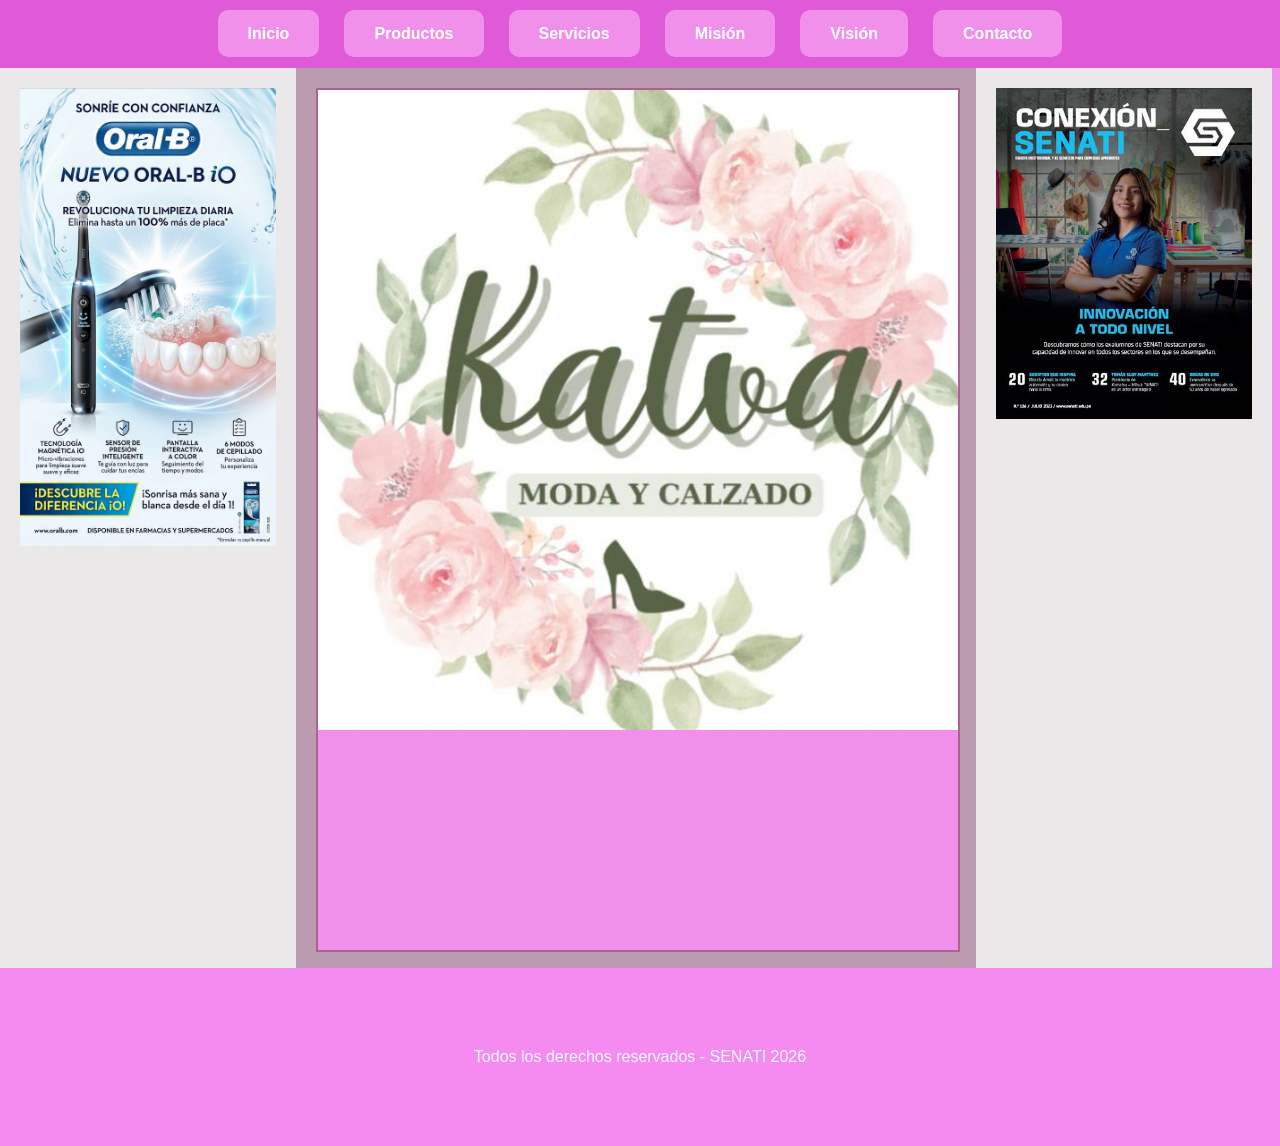
<file: index.html>
<!DOCTYPE html>
<html lang="es">
<head>
    <meta charset="UTF-8">
    <meta name="viewport" content="width=device-width, initial-scale=1.0">
    <title>MI PÁGINA</title>
    <link rel="icon" href="iconos/icono.png">
    <link rel="stylesheet" href="estilos/estilos.css">
</head>
<body>
    <header>
        <nav>
            <input type="checkbox" id="activadordeMenu">
            <label for="activadordeMenu" id="hamburguesa">☰</label>
            <ul id="Menu">
                <li><a href="inicio.html" target="contenidoframe"> Inicio</a></li>
                <li><a href="productos.html" target="contenidoframe"> Productos</a></li>
                <li><a href="servicios.html" target="contenidoframe"> Servicios</a></li>
                <li><a href="mision.html" target="contenidoframe"> Misión</a></li>
                 <li><a href="vision.html" target="contenidoframe"> Visión</a></li>
                <li><a href="contacto.html" target="contenidoframe">Contacto</a></li>
            </ul>
        </nav>
    </header>
    <div id="contenedor">
        <div id="publicidad">
            <img src="imagenes/publicidad/cepillo dental.jpg" alt="cepillo dental">
        </div>
        <div id="contenido">
        <iframe name="contenidoframe" src="inicio.html" frameborder="1"></iframe>
        </div>
        <div id="publicidad">
            <img src="imagenes/publicidad/PUBLICIDAD DE SENATI.jpeg" alt="PUBLICIDAD DE SENATI">
        </div>
    </div>
    <footer>
        <p>Todos los derechos reservados - SENATI 2026</p>
    </footer>
</body>
</html>
</file>
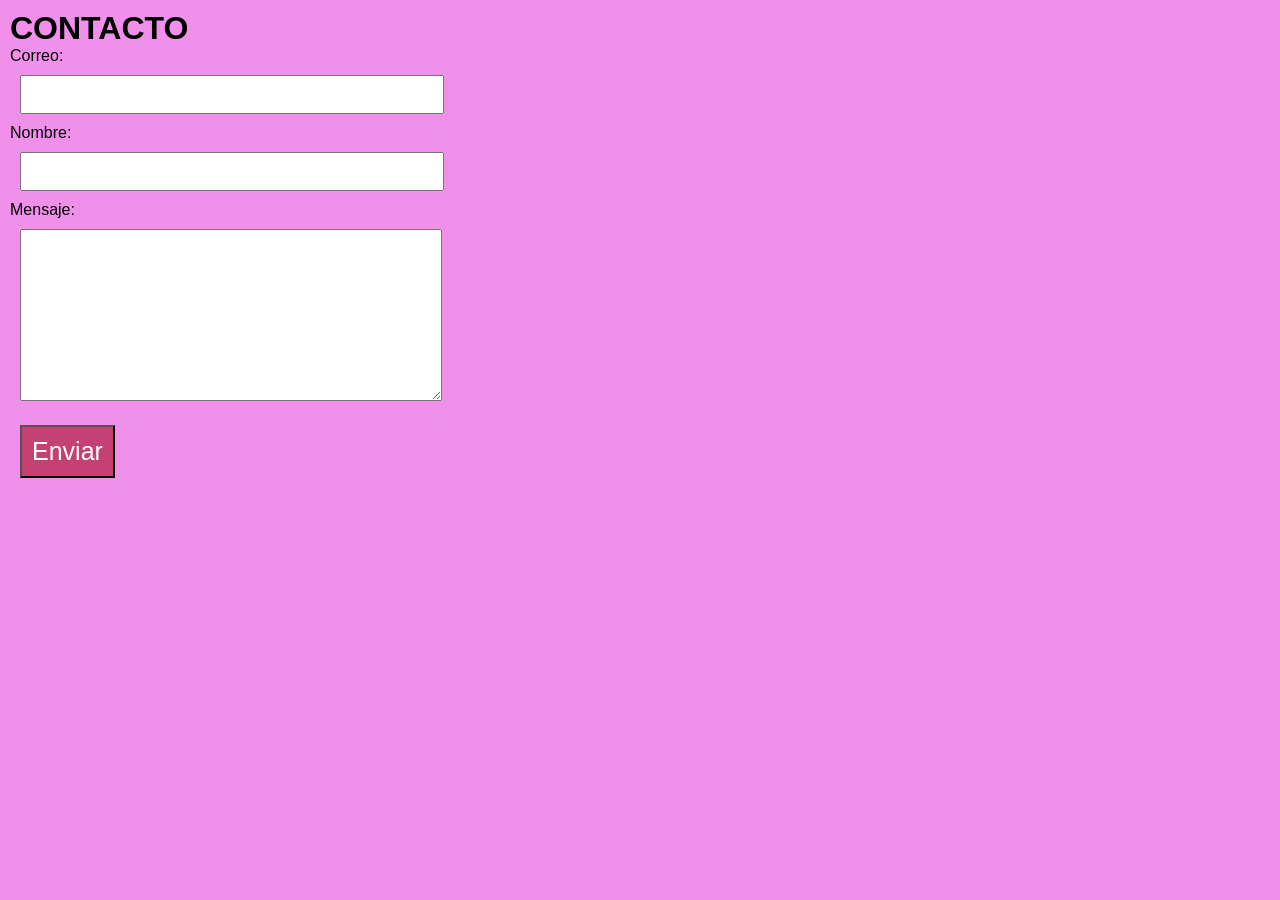
<file: contacto.html>
<!DOCTYPE html>
<html lang="en">
<head>
    <meta charset="UTF-8">
    <meta name="viewport" content="width=device-width, initial-scale=1.0">
    <title>Contacto</title>
    <link rel="stylesheet" href="estilos/estilos.css">
</head>
<body>
<form>
<div id="CONTENIDO">
    <h1>CONTACTO</h1>
    <form>
      <label> Correo: </label>
     <input type="email" name="correo" required>
     
     <label> Nombre:</label>
     <input type="text" name="Nombre" required>

     <label>Mensaje:</label>
     <textarea name="Mensaje" rows="10" required></textarea>

     <button type="submit"> Enviar</button>
</form>
</body>
</html>
</file>
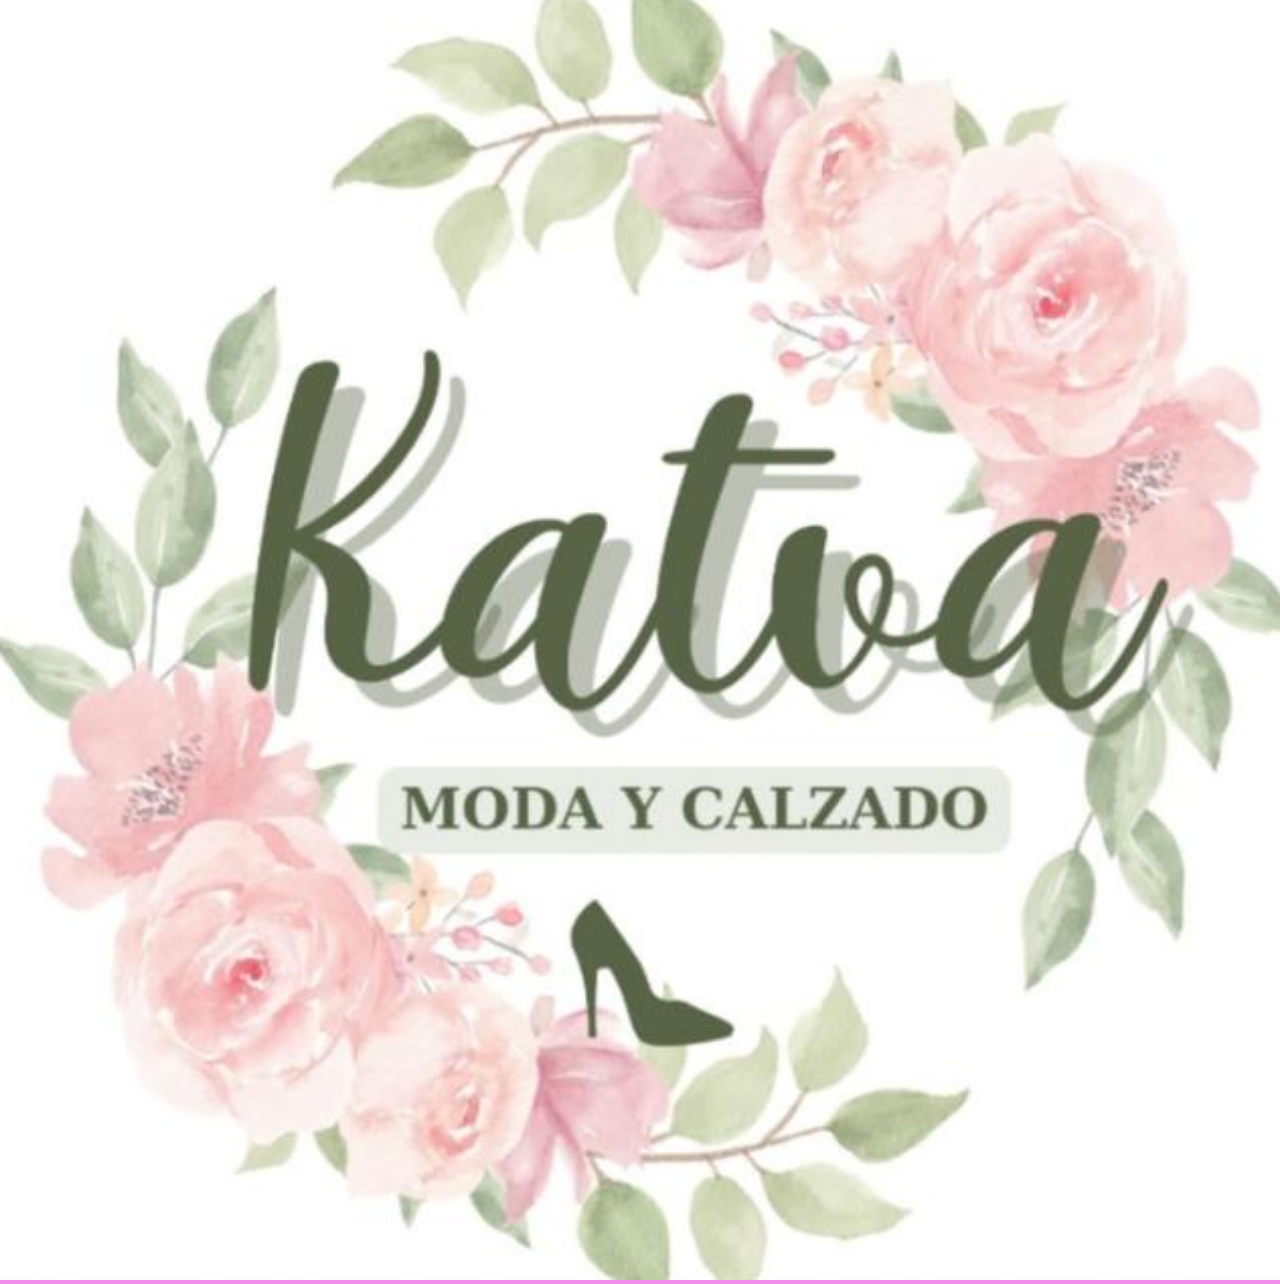
<file: inicio.html>
<!DOCTYPE html>
<html lang="en">
<head>
    <meta charset="UTF-8">
    <meta name="viewport" content="width=device-width, initial-scale=1.0">
    <title>Inicio</title>
    <link rel="stylesheet" href="estilos/estilos.css">
</head>
<body id="cuerpoportada">
    <div class="portada">
    <img src="imagenes/publicidad/PORTADA.png" alt="PORTADA">
    </div>
</body>
</html>
</file>
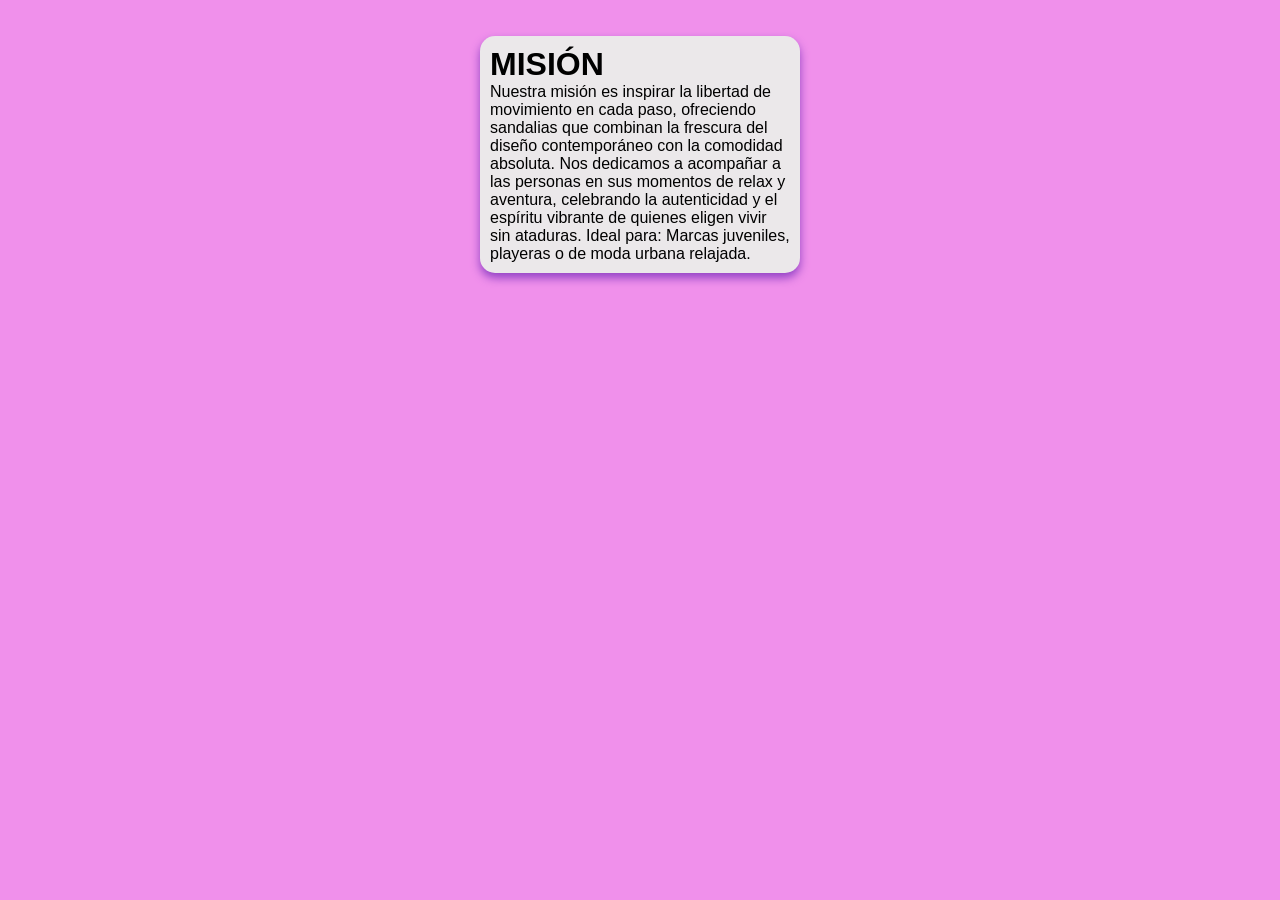
<file: mision.html>
<!DOCTYPE html>
<html lang="en">
<head>
    <meta charset="UTF-8">
    <meta name="viewport" content="width=device-width, initial-scale=1.0">
    <title>Misión</title>
    <link rel="stylesheet" href="estilos/estilos.css">
</head>
<body>
    <br>
    <br>
<div class="mis-vis">
    <h1>MISIÓN</h1>
    <P>Nuestra misión es inspirar la libertad de movimiento en cada paso, ofreciendo sandalias que combinan la frescura del diseño contemporáneo con la comodidad absoluta. Nos dedicamos a acompañar a las personas en sus momentos de relax y aventura, celebrando la autenticidad y el espíritu vibrante de quienes eligen vivir sin ataduras. Ideal para: Marcas juveniles, playeras o de moda urbana relajada.</P>
</div>
</body>
</html>
</file>
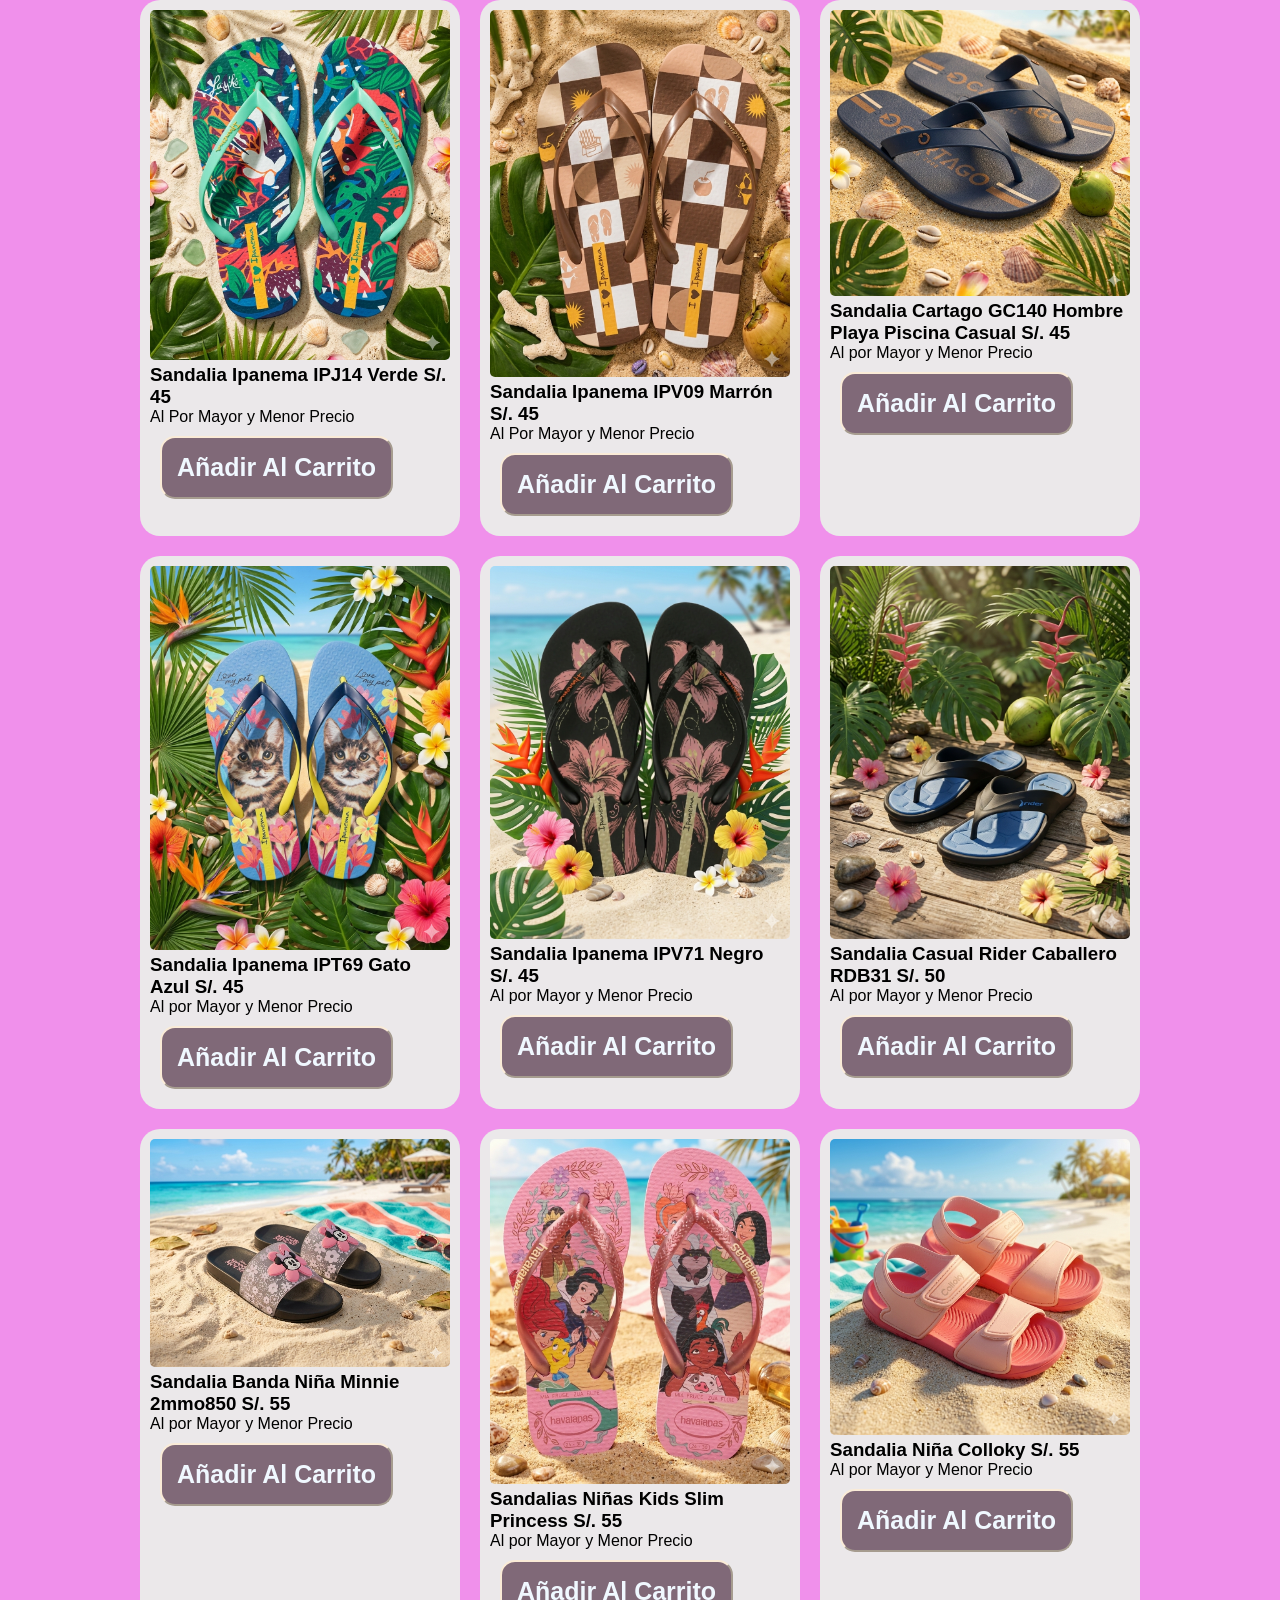
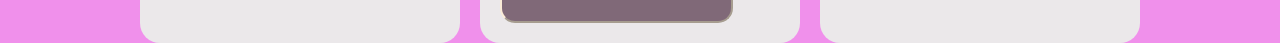
<file: productos.html>
<!DOCTYPE html>
<html lang="en">
<head>
    <meta charset="UTF-8">
    <meta name="viewport" content="width=device-width, initial-scale=1.0">
    <title>Productos</title>
    <link rel="stylesheet" href="estilos/estilos.css">
</head>
<body>

    <div id="galeria">
        <div class="prod-serv">
            <img src="imagenes/productos/ipanema1.png" alt="ipanema1">
            <h3>Sandalia Ipanema IPJ14 Verde S/. 45 </h3>
            <p>Al Por Mayor y Menor Precio</p>
            <button>Añadir Al Carrito</button>
        </div>
            <div class="prod-serv">
            <img src="imagenes/productos/ipanema2.png" alt="ipanema2">
            <h3>Sandalia Ipanema IPV09 Marrón S/. 45 </h3>
            <p>Al Por Mayor y Menor Precio</p>
            <button>Añadir Al Carrito</button>
        </div>
            <div class="prod-serv">
            <img src="imagenes/productos/ipanema3.png" alt="ipanema3">
            <h3>Sandalia Cartago GC140 Hombre Playa Piscina Casual S/. 45 </h3>
            <p>Al por Mayor y Menor Precio</p>
            <button>Añadir Al Carrito</button>
        </div>
            <div class="prod-serv">
            <img src="imagenes/productos/ipanema 4.png" alt="ipanema4">
            <h3>Sandalia Ipanema IPT69 Gato Azul S/. 45 </h3>
            <p>Al por Mayor y Menor Precio</p>
            <button>Añadir Al Carrito</button>
            </div>
         <div class="prod-serv">
            <img src="imagenes/productos/ipanema5.png" alt="ipanema5">
            <h3>Sandalia Ipanema IPV71 Negro S/. 45 </h3>
            <p>Al por Mayor y Menor Precio</p>
            <button>Añadir Al Carrito</button>
        </div>
         <div class="prod-serv">
            <img src="imagenes/productos/ipanema6.png" alt="ipanema6">
            <h3>Sandalia Casual Rider Caballero RDB31 S/. 50 </h3>
            <p>Al por Mayor y Menor Precio</p>
            <button>Añadir Al Carrito</button>
        </div> 
        <div class="prod-serv">
            <img src="imagenes/productos/niña.png" alt="niña">
            <h3>Sandalia Banda Niña Minnie 2mmo850 S/. 55</h3>
            <p>Al por Mayor y Menor Precio</p>
            <button>Añadir Al Carrito</button>
        </div> 
        <div class="prod-serv">
            <img src="imagenes/productos/niña2.png" alt="niña2">
            <h3>Sandalias Niñas Kids Slim Princess S/. 55 </h3>
            <p>Al por Mayor y Menor Precio</p>
            <button>Añadir Al Carrito</button>
        </div> 
         <div class="prod-serv">
            <img src="imagenes/productos/niña3.png" alt="niña3">
            <h3>Sandalia Niña Colloky S/. 55 </h3>
            <p>Al por Mayor y Menor Precio</p>
            <button>Añadir Al Carrito</button>
        </div> 
  </div>
</body>
</html>
</file>
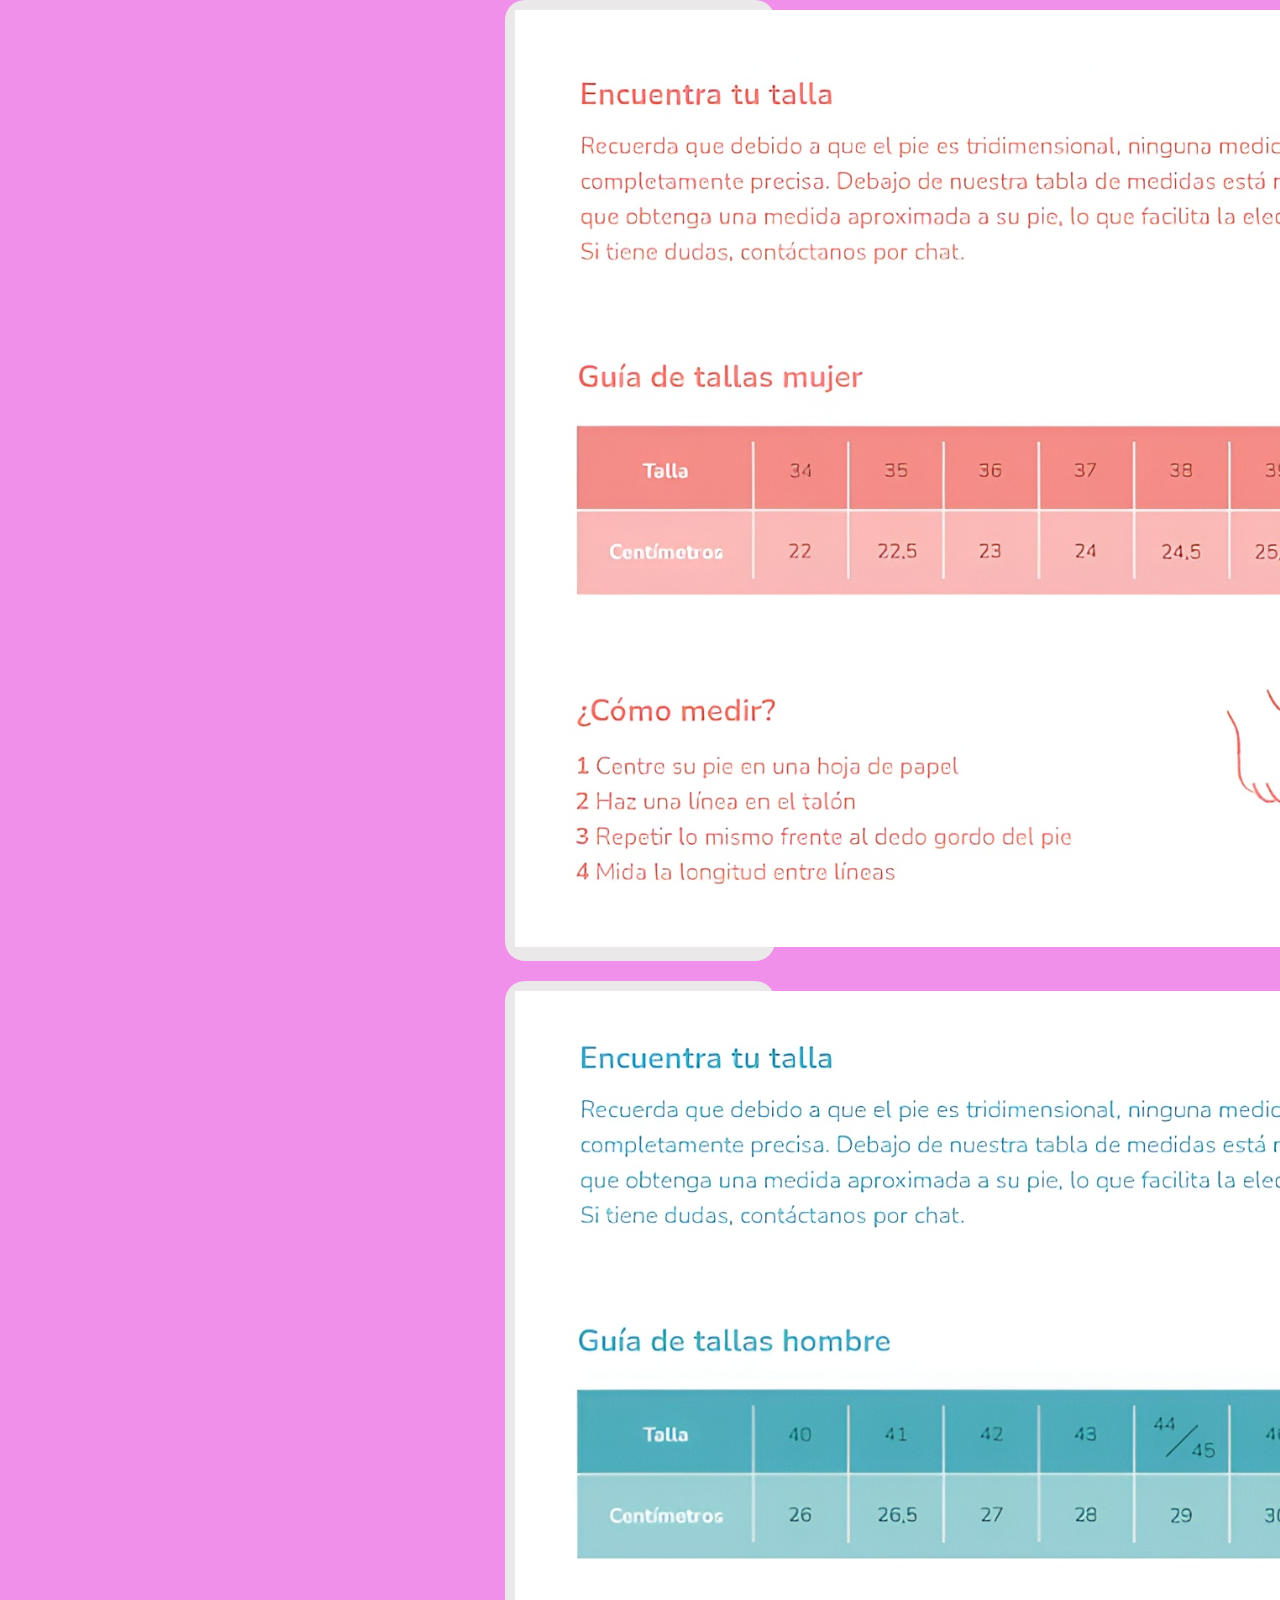
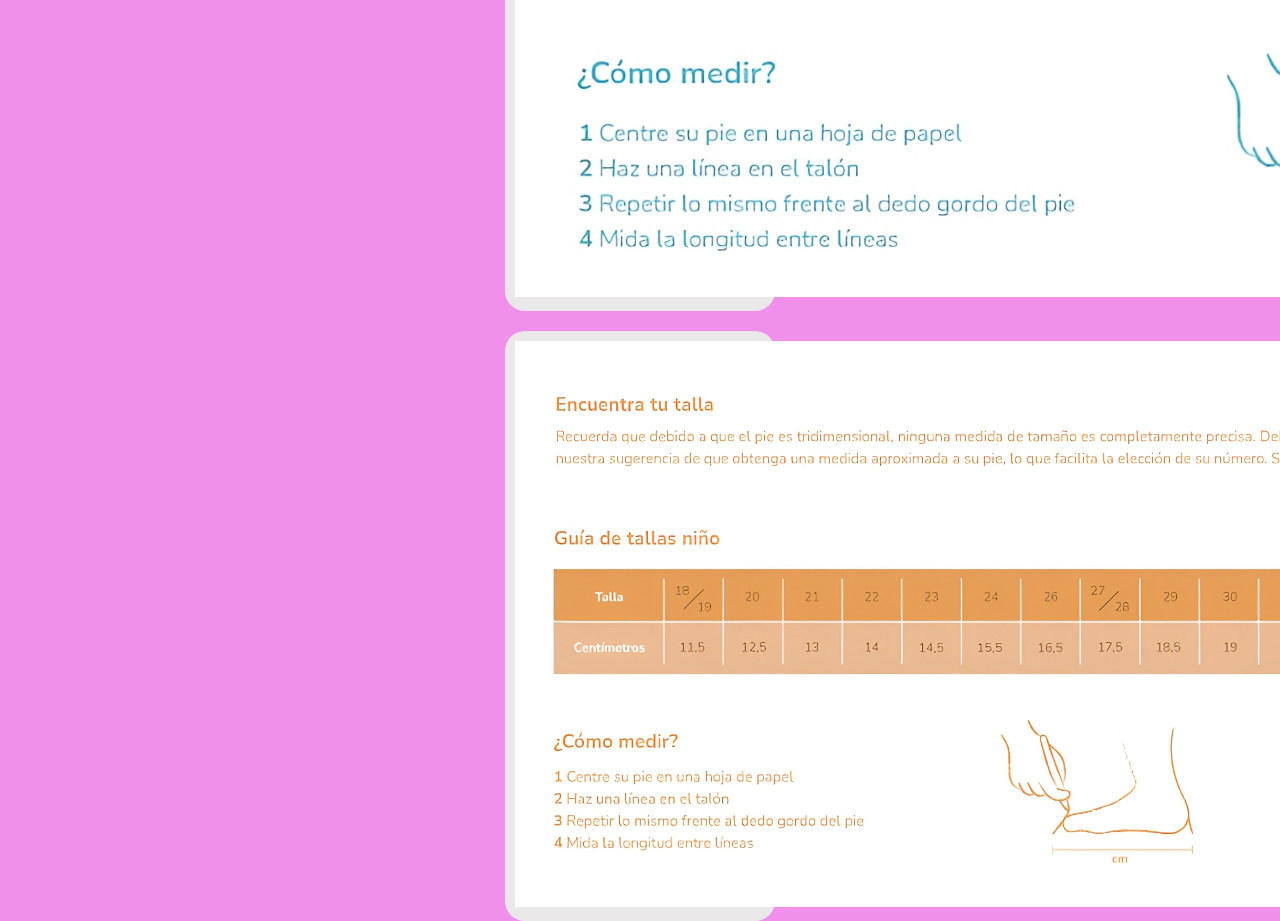
<file: servicios.html>
<!DOCTYPE html>
<html lang="en">
<head>
    <meta charset="UTF-8">
    <meta name="viewport" content="width=device-width, initial-scale=1.0">
    <title>Servicios</title>
    <link rel="stylesheet" href="estilos/estilos.css">
</head>
<body>
  <div id="galeria2">
        <div class="serv">
            <img src="imagenes/servicios/talla de mujer.jpg" alt="talla de mujer">
        </div>
            <div class="serv">
            <img src="imagenes/servicios/talla de hombre.jpg" alt="talla de hombre">
        </div>
            <div class="serv">
            <img src="imagenes/servicios/talla de niño.jpg" alt="talla de niño">
        </div>
  </div>
</body>
</html>
</file>
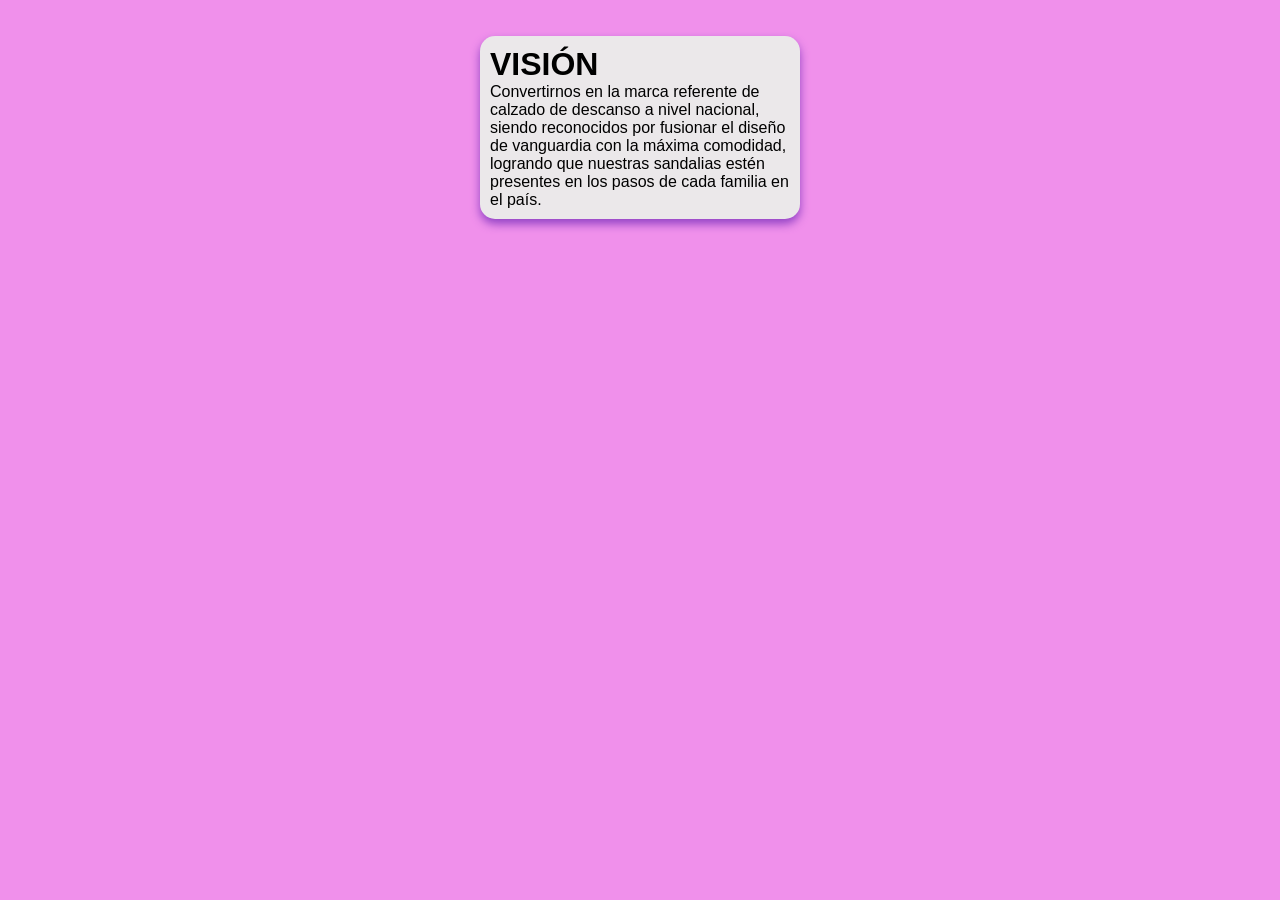
<file: vision.html>
<!DOCTYPE html>
<html lang="en">
<head>
    <meta charset="UTF-8">
    <meta name="viewport" content="width=device-width, initial-scale=1.0">
    <title>Visión</title>
    <link rel="stylesheet" href="estilos/estilos.css">
</head>
<body>
    <br>
    <br>
<div class="mis-vis">
    <h1>VISIÓN</h1>
    <P>Convertirnos en la marca referente de calzado de descanso a nivel nacional, siendo reconocidos por fusionar el diseño de vanguardia con la máxima comodidad, logrando que nuestras sandalias estén presentes en los pasos de cada familia en el país.</P>
</div>
</body>
</html>
</file>
<file: estilos/estilos.css>
/*AQUÍ SE PERSONALIZA TODAS LAS ETIQUETAS HTML DE LAS PÁGINAS*/ 
*{
    margin: 0;
    padding: 0;
}
/*AQUÍ OCULTO EL ICONO DE HAMBURGUESA*/
#activadordeMenu{
    display: none;
}
#hamburguesa{
    display: none;
    font-size: 30px;
    color: rgb(240, 144, 235);
    /*padding: 10px;*/
    cursor: pointer;
}
/*AQUÍ SE PERSONALIZA EL CUERPO, LA ETIQUETA BODY*/
body{
    font-family: 'Lucida Sans', 'Lucida Sans Regular', 'Lucida Grande', 'Lucida Sans Unicode', Geneva, Verdana, sans-serif;
    background-color: rgb(240, 144, 235);
}
/*AQUÍ SE PERSONALIZA LA CABECERA DE LA PÁGINA*/
header{
    background-color: rgb(223, 89, 216);
    color: aliceblue;
    text-align: center;
}
/*AQUÍ SE PERSONALIZA EL MENÚ DE LA PÁGINA*/
#Menu{
    list-style: none;
    display: flex;
    justify-content: center;
    gap: 25px;
    padding: 25px;
}
/*AQUÍ SE PERSONALIZA LOS BOTONES*/
#Menu a {
    text-decoration: none;
    background-color:rgb(240, 144, 235);
    color: rgb(255, 255, 255);
    padding: 15px 30px;
    border-radius: 10px;
    font-weight: bold;
    transition: all 0.3s ease;
}
/*CANBIO DE COLOR DE LOS BOTONES*/
#Menu a:hover{
    background-color: rgb(135, 184, 216);
    transform: translateY(-5px);
}
/*AQUÍ VOY A PERSONALIZAR EL CONTENEDOR*/
#contenedor{
    display: flex;
    min-height: 400px;
    height: 100vh;
}
/*AQUÍ PERSONALIZO PUBLICIDAD 1 Y 2*/
#publicidad{
    width: 20%;
    background-color: rgb(235, 232, 234);
    padding: 20px;
}
#publicidad img {
    width: 100%;
}
/*AQUÍ VOY A PERSONALIZAR LA SECCIÓN DE CONTENIDO*/
#contenido{
    width: 50%;
    background-color: rgb(187, 155, 176);
    padding: 20px;
}
.portada img{
    width: 100%;
}
/*AQUÍ PERSONALIZO EL IFRAME*/
iframe{
    width: 100%;
    height: 100%;
    border: 2px solid rgb(170, 98, 145) ;
}
/*AQUÍ PERSONALIZO PRODUCTOS Y SERVICIOS*/
#galeria{
    display: grid;
    grid-template-columns: repeat(3, auto);
    gap: 20px;
    justify-content: center;
}
#galeria2{
    display: grid;
    grid-template-columns: repeat(1, auto);
    gap: 20px;
    justify-content: center;
}
.prod-serv{
    background-color: rgb(235, 232, 234);
    max-width: 300px;
    padding: 10px;
    border-radius: 20px;
}
.serv{
    background-color: rgb(235, 232, 234);
    max-width: 250px;
    padding: 10px;
    border-radius: 20px;
}
.prod-serv img{
    width: 100%;
    border-radius: 5px;
}
.prod-serv:hover{
    box-shadow: 0px 5px 10px rgb(145, 66, 197);
}
.prod-serv button{
    background-color: rgb(128, 105, 120);
    color: aliceblue;
    font-weight: bold;
    padding: 15px;
    border-radius: 15px;
    cursor: pointer;
    border-color: antiquewhite;
}
.prod-serv button:hover{
    background-color:  rgb(170, 98, 145);
    border: none;
}
/*AQUÍ VOY A PERSONALIZAR LA MISIÓN Y VISIÓN*/
.mis-vis{
    background-color: rgb(235, 232, 234);
    border: 1px solid rgb(235, 232, 234);
    width: 300px;
    border-radius: 15px;
    padding: 10px;
    margin: auto;
    border: none;
     box-shadow: 0px 5px 10px rgb(145, 66, 197);
}
/*AQUÍ PERSONALIZO CONTACTO*/
form{
    max-width: 400px;
    margin: 10px;
    text-align: left;
}
input, textarea{
    width: 100%;
    padding: 10px;
    margin: 10px;
}
button{
    background-color: rgb(197, 64, 115);
    color: #fff;
    padding: 10px;
    margin: 10px;
    font-size: 25px;
}
button:hover{
    background-color: rgb(228, 198, 216);
}

/*AQUÍ PERSONLIZO EL PIE DE PÁGINA*/
footer{
    background-color:  rgb(245, 139, 240);
    color: aliceblue;
    text-align: center;
    padding: 80px;
}
/*AQUÍ VOY A HACER QUE LA PÁGINA SEA RESPONSIVO CON MEDIA QUERIES*/
@media (max-width:768px){
    /*AQUÍ MUESTRO EL BOTON HAMBURGUESA*/
    #hamburguesa{
        display: block;
    }
    #activadordeMenu:checked+#hamburguesa+#Menu{
        display: flex;
    }
    #Menu{
        display: none;
        flex-direction: column;
        padding: 0px;
        gap: 4px;
          width: 100%;
    }
#Menu a{
    display: flex;
    justify-content: center;
}
#contenedor{
    flex-direction: column;
    height: 2500px;
}
#publicidad, 
#contenido{
    width: 100%;

}
iframe {
height: 300px;
}
#galeria{
    grid-template-columns: repeat(1, auto);
}

}
</file>
